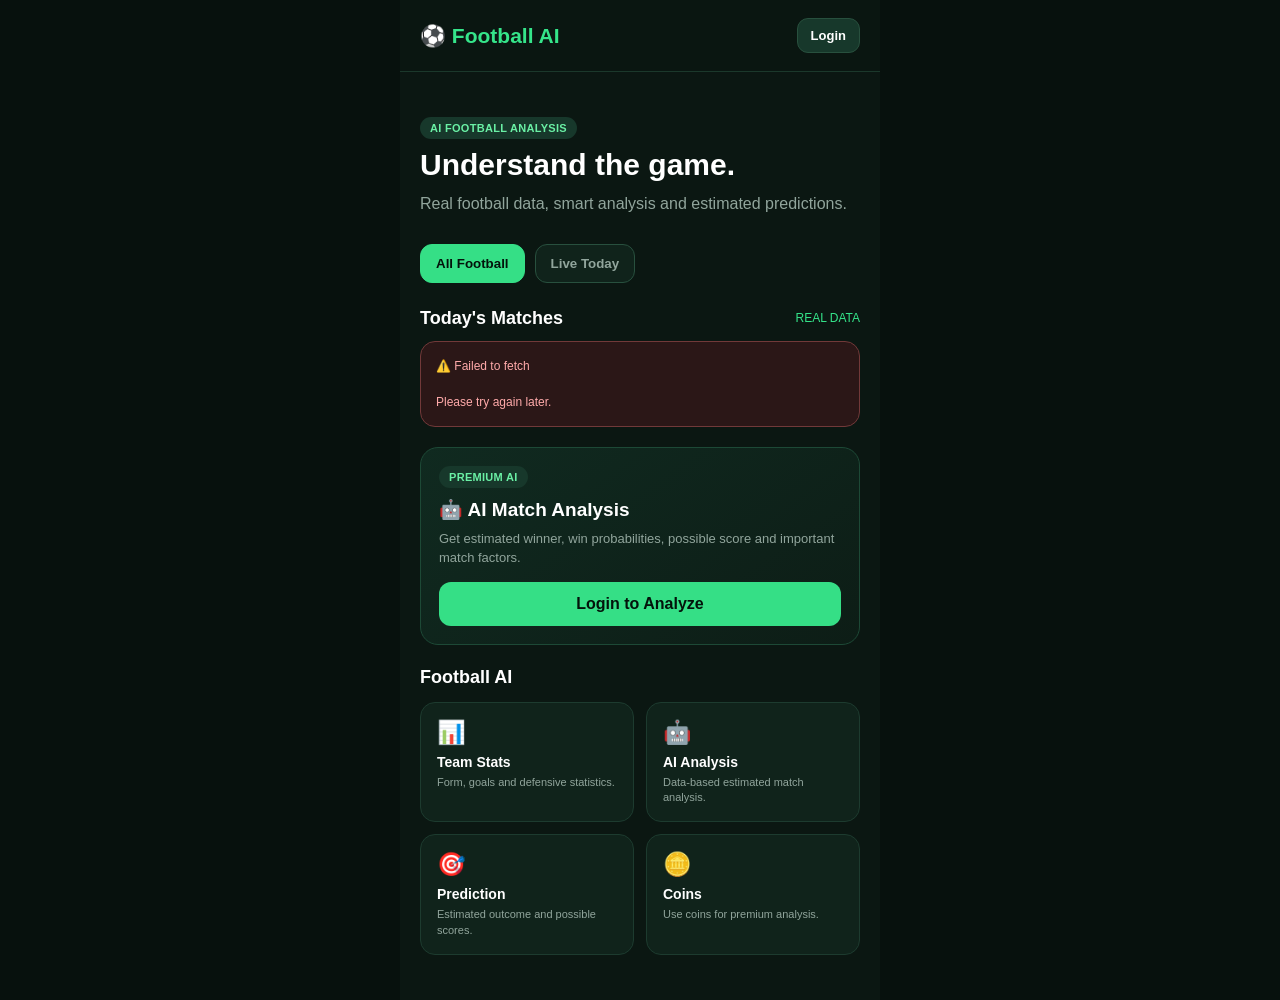
<file: index.html>
<!DOCTYPE html>
<html lang="en">
<head>
<meta charset="UTF-8">
<meta name="viewport" content="width=device-width, initial-scale=1.0">

<title>Football AI</title>

<link rel="stylesheet" href="style.css">

<style>

.home-header{
  padding:18px 20px;
  display:flex;
  align-items:center;
  justify-content:space-between;
  border-bottom:1px solid #1b382b;
}

.home-logo{
  color:#35e58a;
  font-size:21px;
  font-weight:800;
}

.login-link{
  color:#fff;
  text-decoration:none;
  background:#17382b;
  border:1px solid #28503e;
  padding:9px 13px;
  border-radius:11px;
  font-size:13px;
  font-weight:700;
}

.hero{
  padding:25px 0 18px;
}

.hero h1{
  font-size:30px;
  margin:9px 0;
}

.tabs{
  display:flex;
  gap:10px;
  overflow-x:auto;
  margin:10px 0 18px;
  padding-bottom:3px;
}

.tab{
  white-space:nowrap;
  border:1px solid #28503e;
  background:#10231b;
  color:#91a59c;
  padding:11px 15px;
  border-radius:12px;
  font-weight:700;
}

.tab.active{
  background:#35df86;
  color:#03130b;
  border-color:#35df86;
}

.section-title{
  display:flex;
  justify-content:space-between;
  align-items:center;
  margin:22px 0 12px;
}

.section-title h2{
  font-size:18px;
}

.section-title span{
  color:#35e58a;
  font-size:12px;
}

.loading{
  text-align:center;
  padding:35px 15px;
  color:#91a59c;
  line-height:1.6;
}

.error-box{
  background:#2b1717;
  border:1px solid #713939;
  color:#ffaaaa;
  border-radius:15px;
  padding:15px;
  font-size:12px;
  line-height:1.5;
}

.empty-box{
  background:#10231b;
  border:1px solid #1d3b2f;
  border-radius:17px;
  padding:25px 17px;
  text-align:center;
  color:#91a59c;
  font-size:12px;
  line-height:1.6;
}

/* DAY GROUP */

.day-group{
  margin-bottom:24px;
}

.day-title{
  color:#35e58a;
  font-size:16px;
  font-weight:800;
  margin-bottom:10px;
}

/* LEAGUE */

.league{
  margin-bottom:15px;
}

.league-name{
  color:#6af0a5;
  font-size:11px;
  font-weight:800;
  margin-bottom:8px;
  padding-left:3px;
}

/* MATCH CARD */

.match-card{
  display:block;
  text-decoration:none;
  color:#fff;
  background:#10231b;
  border:1px solid #1d3b2f;
  border-radius:17px;
  padding:15px;
  margin-bottom:9px;
  transition:.2s ease;
}

.match-card:active{
  transform:scale(.98);
}

.match-top{
  display:flex;
  justify-content:space-between;
  align-items:center;
  margin-bottom:12px;
}

.match-time{
  color:#91a59c;
  font-size:11px;
}

.status{
  background:#17382b;
  color:#6af0a5;
  padding:4px 8px;
  border-radius:15px;
  font-size:9px;
  font-weight:800;
}

.status.live{
  background:#4a2020;
  color:#ff8585;
}

.status.finished{
  background:#252c29;
  color:#aebbb5;
}

.teams{
  display:flex;
  align-items:center;
  justify-content:space-between;
  gap:8px;
}

.team{
  width:40%;
  text-align:center;
  font-size:12px;
  font-weight:800;
  line-height:1.4;
}

.team-logo{
  width:38px;
  height:38px;
  object-fit:contain;
  display:block;
  margin:0 auto 6px;
}

.vs{
  color:#35e58a;
  font-size:11px;
  font-weight:900;
}

.view-match{
  text-align:center;
  margin-top:11px;
  padding-top:9px;
  border-top:1px solid #1d3b2f;
  color:#35e58a;
  font-size:10px;
  font-weight:800;
}

/* AI CARD */

.feature-card{
  background:linear-gradient(145deg,#102a20,#0d1d16);
  border:1px solid #1d4936;
  border-radius:18px;
  padding:18px;
  margin-top:20px;
}

.feature-card h2{
  margin:10px 0 8px;
  font-size:19px;
}

.feature-card p{
  color:#91a59c;
  font-size:13px;
  line-height:1.5;
}

.feature-btn{
  display:block;
  text-align:center;
  text-decoration:none;
  margin-top:14px;
  padding:13px;
  border-radius:12px;
  background:#35df86;
  color:#03130b;
  font-weight:800;
}

/* INFO */

.info-grid{
  display:grid;
  grid-template-columns:repeat(2,1fr);
  gap:12px;
  margin-top:14px;
}

.info-card{
  background:#10231b;
  border:1px solid #1d3b2f;
  border-radius:15px;
  padding:16px;
}

.info-card .icon{
  font-size:23px;
}

.info-card h3{
  margin:8px 0 5px;
  font-size:14px;
}

.info-card p{
  color:#91a59c;
  font-size:11px;
  line-height:1.4;
}

.bottom-space{
  height:25px;
}

@media(max-width:360px){

  .team{
    font-size:11px;
  }

  .team-logo{
    width:32px;
    height:32px;
  }

}

</style>
</head>

<body>

<div class="app">

<header class="home-header">

  <div class="home-logo">
    ⚽ Football AI
  </div>

  <a href="login.html" class="login-link">
    Login
  </a>

</header>


<main>

<section class="hero">

  <span class="tag">
    AI FOOTBALL ANALYSIS
  </span>

  <h1>
    Understand the game.
  </h1>

  <p class="muted">
    Real football data, smart analysis and estimated predictions.
  </p>

</section>


<!-- MAIN TABS -->

<div class="tabs">

  <button
    class="tab active"
    id="allTab"
    type="button">
    All Football
  </button>

  <button
    class="tab"
    id="liveTab"
    type="button">
    Live Today
  </button>

</div>


<!-- MATCH TITLE -->

<div class="section-title">

  <h2 id="matchTitle">
    Today's Matches
  </h2>

  <span>
    REAL DATA
  </span>

</div>


<!-- MATCHES -->

<div id="matchesContainer">

  <div class="loading">
    ⚽ Loading real football matches...
  </div>

</div>


<!-- AI FEATURE -->

<div class="feature-card">

  <span class="tag">
    PREMIUM AI
  </span>

  <h2>
    🤖 AI Match Analysis
  </h2>

  <p>
    Get estimated winner, win probabilities, possible score
    and important match factors.
  </p>

  <a
    href="login.html"
    class="feature-btn">
    Login to Analyze
  </a>

</div>


<!-- FEATURES -->

<div class="section-title">

  <h2>
    Football AI
  </h2>

</div>


<div class="info-grid">

  <div class="info-card">

    <div class="icon">📊</div>

    <h3>
      Team Stats
    </h3>

    <p>
      Form, goals and defensive statistics.
    </p>

  </div>


  <div class="info-card">

    <div class="icon">🤖</div>

    <h3>
      AI Analysis
    </h3>

    <p>
      Data-based estimated match analysis.
    </p>

  </div>


  <div class="info-card">

    <div class="icon">🎯</div>

    <h3>
      Prediction
    </h3>

    <p>
      Estimated outcome and possible scores.
    </p>

  </div>


  <div class="info-card">

    <div class="icon">🪙</div>

    <h3>
      Coins
    </h3>

    <p>
      Use coins for premium analysis.
    </p>

  </div>

</div>


<div class="bottom-space"></div>

</main>

</div>


<script>

const WORKER_URL =
"https://wispy-firefly-43e6.facebookhack10203.workers.dev";


let todayMatches = [];
let tomorrowMatches = [];

let currentMode = "all";


/* =========================
   BANGLADESH DATE
========================= */

function getBDDate(offset = 0){

  const now = new Date();

  const bdTime = new Date(
    now.toLocaleString("en-US", {
      timeZone:"Asia/Dhaka"
    })
  );

  bdTime.setDate(
    bdTime.getDate() + offset
  );

  const year =
    bdTime.getFullYear();

  const month =
    String(
      bdTime.getMonth() + 1
    ).padStart(2,"0");

  const day =
    String(
      bdTime.getDate()
    ).padStart(2,"0");

  return `${year}-${month}-${day}`;

}


/* =========================
   FORMAT TIME
========================= */

function formatTime(dateString){

  if(!dateString){
    return "--:--";
  }

  const date =
    new Date(dateString);

  return date.toLocaleTimeString(
    "en-BD",
    {
      timeZone:"Asia/Dhaka",
      hour:"2-digit",
      minute:"2-digit",
      hour12:true
    }
  );

}


/* =========================
   STATUS
========================= */

function getStatus(match){

  const short =
    match?.fixture?.status?.short || "";

  if([
    "1H",
    "2H",
    "ET",
    "P",
    "LIVE",
    "HT"
  ].includes(short)){

    return "LIVE";

  }


  if([
    "FT",
    "AET",
    "PEN"
  ].includes(short)){

    return "FT";

  }


  return "NS";

}


/* =========================
   STATUS TEXT
========================= */

function getStatusText(match){

  const status =
    getStatus(match);

  if(status === "LIVE"){
    return "LIVE";
  }

  if(status === "FT"){
    return "FINISHED";
  }

  return "UPCOMING";

}


/* =========================
   LOAD ONE DATE
========================= */

async function fetchDate(date){

  const response =
    await fetch(
      `${WORKER_URL}/fixtures?date=${date}`
    );

  const data =
    await response.json();


  if(!response.ok){

    throw new Error(
      data?.errors?.rateLimit ||
      "Unable to load football matches."
    );

  }


  if(
    data?.errors &&
    Object.keys(data.errors).length
  ){

    throw new Error(
      data?.errors?.rateLimit ||
      "Football API returned an error."
    );

  }


  return Array.isArray(data.response)
    ? data.response
    : [];

}


/* =========================
   LOAD HOME DATA
========================= */

async function loadHomeMatches(){

  const container =
    document.getElementById(
      "matchesContainer"
    );


  container.innerHTML = `
    <div class="loading">
      ⚽ Loading real football matches...
    </div>
  `;


  try{

    const today =
      getBDDate(0);

    const tomorrow =
      getBDDate(1);


    /*
      Only two API requests:
      Today + Tomorrow

      This keeps API usage lower.
    */

    const results =
      await Promise.all([
        fetchDate(today),
        fetchDate(tomorrow)
      ]);


    todayMatches =
      results[0];

    tomorrowMatches =
      results[1];


    renderHome();

  }catch(error){

    showError(
      error?.message ||
      "Could not connect to the football server."
    );

  }

}


/* =========================
   RENDER HOME
========================= */

function renderHome(){

  const container =
    document.getElementById(
      "matchesContainer"
    );


  if(currentMode === "live"){

    renderLiveMatches();

    return;

  }


  renderAllMatches();

}


/* =========================
   ALL FOOTBALL
========================= */

function renderAllMatches(){

  const container =
    document.getElementById(
      "matchesContainer"
    );


  const upcomingToday =
    todayMatches.filter(
      match =>
        getStatus(match) === "NS"
    );


  const liveToday =
    todayMatches.filter(
      match =>
        getStatus(match) === "LIVE"
    );


  /*
    Today:
    LIVE first
    then upcoming
  */

  const today =
    [
      ...liveToday,
      ...upcomingToday
    ];


  let html = "";


  if(today.length){

    html += `
      <div class="day-group">

        <div class="day-title">
          📅 Today
        </div>

        ${renderLeagueGroups(today)}

      </div>
    `;

  }


  /*
    Tomorrow
  */

  if(tomorrowMatches.length){

    html += `
      <div class="day-group">

        <div class="day-title">
          📅 Tomorrow
        </div>

        ${renderLeagueGroups(
          tomorrowMatches
        )}

      </div>
    `;

  }


  if(!html){

    html = `
      <div class="empty-box">
        No upcoming real football matches
        were found.
      </div>
    `;

  }


  container.innerHTML =
    html;

}


/* =========================
   LIVE TODAY
========================= */

function renderLiveMatches(){

  const container =
    document.getElementById(
      "matchesContainer"
    );


  const live =
    todayMatches.filter(
      match =>
        getStatus(match) === "LIVE"
    );


  if(!live.length){

    container.innerHTML = `
      <div class="empty-box">

        🔴 No matches are live right now.

        <br><br>

        Live matches will appear here
        automatically while they are running.

      </div>
    `;

    return;

  }


  container.innerHTML =
    renderLeagueGroups(live);

}


/* =========================
   GROUP BY LEAGUE
========================= */

function renderLeagueGroups(matches){

  const grouped = {};


  /*
    Sort:
    live first
    then kickoff time
  */

  matches.sort(
    (a,b) => {

      const statusA =
        getStatus(a);

      const statusB =
        getStatus(b);


      if(
        statusA === "LIVE" &&
        statusB !== "LIVE"
      ){
        return -1;
      }


      if(
        statusA !== "LIVE" &&
        statusB === "LIVE"
      ){
        return 1;
      }


      return (
        new Date(
          a?.fixture?.date || 0
        ) -
        new Date(
          b?.fixture?.date || 0
        )
      );

    }
  );


  matches.forEach(match => {

    const league =
      match?.league?.name ||
      "Football";


    if(!grouped[league]){

      grouped[league] = [];

    }


    grouped[league].push(match);

  });


  let html = "";


  Object.keys(grouped)
  .sort()
  .forEach(leagueName => {


    html += `
      <div class="league">

        <div class="league-name">
          ${escapeHTML(leagueName)}
        </div>
    `;


    grouped[leagueName]
    .forEach(match => {

      html +=
        renderMatchCard(match);

    });


    html += `
      </div>
    `;

  });


  return html;

}


/* =========================
   MATCH CARD
========================= */

function renderMatchCard(match){

  /*
    IMPORTANT:
    This uses the REAL fixture.id
    returned by API-Football.
  */

  const fixtureId =
    match?.fixture?.id;


  if(!fixtureId){

    return "";

  }


  const home =
    match?.teams?.home;


  const away =
    match?.teams?.away;


  const homeName =
    home?.name ||
    "Unknown";


  const awayName =
    away?.name ||
    "Unknown";


  const homeLogo =
    home?.logo ||
    "";


  const awayLogo =
    away?.logo ||
    "";


  const status =
    getStatus(match);


  const statusText =
    getStatusText(match);


  const time =
    formatTime(
      match?.fixture?.date
    );


  let statusClass = "";


  if(status === "LIVE"){

    statusClass = "live";

  }
  else if(status === "FT"){

    statusClass = "finished";

  }


  return `

    <a
      class="match-card"
      href="match-details.html?id=${encodeURIComponent(fixtureId)}"
    >

      <div class="match-top">

        <span class="match-time">
          ${time}
        </span>

        <span class="status ${statusClass}">
          ${statusText}
        </span>

      </div>


      <div class="teams">

        <div class="team">

          ${
            homeLogo
            ? `
              <img
                class="team-logo"
                src="${escapeHTML(homeLogo)}"
                alt="${escapeHTML(homeName)}"
                loading="lazy"
              >
            `
            : ""
          }

          ${escapeHTML(homeName)}

        </div>


        <div class="vs">
          VS
        </div>


        <div class="team">

          ${
            awayLogo
            ? `
              <img
                class="team-logo"
                src="${escapeHTML(awayLogo)}"
                alt="${escapeHTML(awayName)}"
                loading="lazy"
              >
            `
            : ""
          }

          ${escapeHTML(awayName)}

        </div>

      </div>


      <div class="view-match">
        View Match →
      </div>

    </a>

  `;

}


/* =========================
   ERROR
========================= */

function showError(message){

  document.getElementById(
    "matchesContainer"
  ).innerHTML = `

    <div class="error-box">

      ⚠️ ${escapeHTML(message)}

      <br><br>

      Please try again later.

    </div>

  `;

}


/* =========================
   SAFE HTML
========================= */

function escapeHTML(value){

  return String(value)

    .replaceAll(
      "&",
      "&amp;"
    )

    .replaceAll(
      "<",
      "&lt;"
    )

    .replaceAll(
      ">",
      "&gt;"
    )

    .replaceAll(
      '"',
      "&quot;"
    )

    .replaceAll(
      "'",
      "&#039;"
    );

}


/* =========================
   ALL FOOTBALL BUTTON
========================= */

document
.getElementById("allTab")
.addEventListener(
  "click",
  () => {

    currentMode =
      "all";


    document
    .getElementById("allTab")
    .classList.add("active");


    document
    .getElementById("liveTab")
    .classList.remove("active");


    document
    .getElementById("matchTitle")
    .textContent =
      "Today's Matches";


    renderHome();

  }
);


/* =========================
   LIVE BUTTON
========================= */

document
.getElementById("liveTab")
.addEventListener(
  "click",
  () => {

    currentMode =
      "live";


    document
    .getElementById("liveTab")
    .classList.add("active");


    document
    .getElementById("allTab")
    .classList.remove("active");


    document
    .getElementById("matchTitle")
    .textContent =
      "Live Today";


    renderHome();

  }
);


/* =========================
   START
========================= */

loadHomeMatches();

</script>

</body>
</html>
</file>
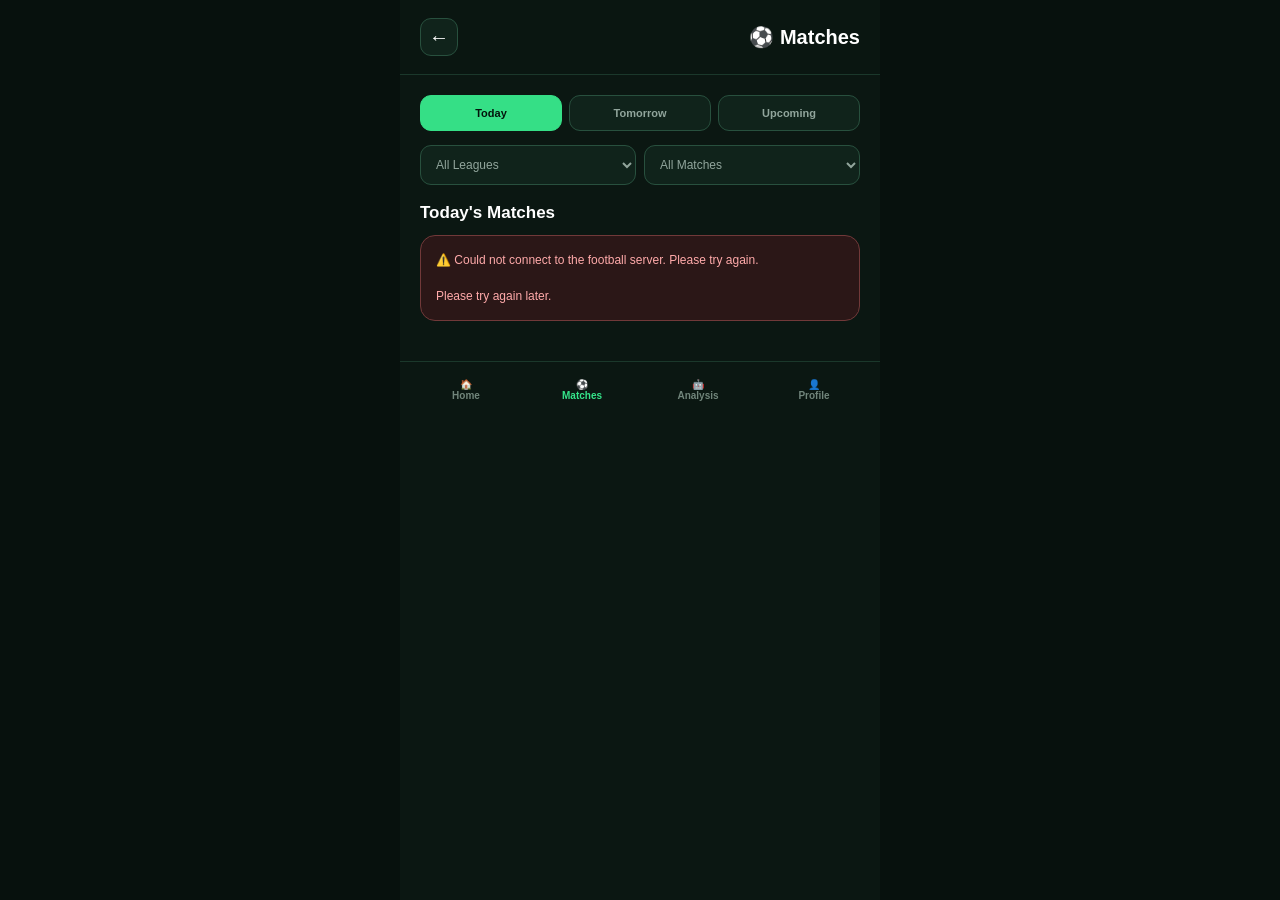
<file: matches.html>
<!DOCTYPE html>
<html lang="en">
<head>
<meta charset="UTF-8">
<meta name="viewport" content="width=device-width, initial-scale=1.0">

<title>Matches - Football AI</title>

<link rel="stylesheet" href="style.css">

<style>
.page-header{
  padding:18px 20px;
  display:flex;
  align-items:center;
  gap:12px;
  border-bottom:1px solid #1b382b;
}

.back{
  width:38px;
  height:38px;
  border:1px solid #28503e;
  border-radius:11px;
  background:#10231b;
  color:#fff;
  font-size:20px;
}

.page-title{
  font-size:20px;
  font-weight:800;
}

.date-tabs{
  display:grid;
  grid-template-columns:repeat(3,1fr);
  gap:7px;
  margin-bottom:14px;
}

.date-tab{
  padding:11px 5px;
  border:1px solid #28503e;
  border-radius:11px;
  background:#10231b;
  color:#91a59c;
  font-size:11px;
  font-weight:700;
}

.date-tab.active{
  background:#35df86;
  color:#03130b;
  border-color:#35df86;
}

.filter-row{
  display:grid;
  grid-template-columns:1fr 1fr;
  gap:8px;
  margin-bottom:18px;
}

.filter{
  padding:11px;
  background:#10231b;
  color:#91a59c;
  border:1px solid #28503e;
  border-radius:11px;
  font-size:12px;
}

.section-title{
  font-size:17px;
  font-weight:800;
  margin-bottom:12px;
}

.loading{
  text-align:center;
  padding:35px 15px;
  color:#91a59c;
  line-height:1.6;
}

.error-box{
  background:#2b1717;
  border:1px solid #713939;
  color:#ffaaaa;
  border-radius:15px;
  padding:15px;
  font-size:12px;
  line-height:1.5;
}

.empty-box{
  background:#10231b;
  border:1px solid #1d3b2f;
  border-radius:17px;
  padding:25px 17px;
  text-align:center;
  color:#91a59c;
  font-size:12px;
  line-height:1.6;
}

.league{
  margin-bottom:15px;
}

.league-name{
  color:#6af0a5;
  font-size:12px;
  font-weight:800;
  margin-bottom:8px;
  padding-left:3px;
}

.match-card{
  display:block;
  text-decoration:none;
  color:#fff;
  background:#10231b;
  border:1px solid #1d3b2f;
  border-radius:17px;
  padding:15px;
  margin-bottom:9px;
  transition:.2s ease;
}

.match-card:active{
  transform:scale(.98);
}

.match-top{
  display:flex;
  justify-content:space-between;
  align-items:center;
  margin-bottom:12px;
}

.match-time{
  color:#91a59c;
  font-size:11px;
}

.status{
  background:#17382b;
  color:#6af0a5;
  padding:4px 8px;
  border-radius:15px;
  font-size:9px;
  font-weight:800;
}

.teams{
  display:flex;
  align-items:center;
  justify-content:space-between;
  gap:8px;
}

.team{
  width:40%;
  text-align:center;
  font-size:12px;
  font-weight:800;
  line-height:1.4;
}

.team-logo{
  width:38px;
  height:38px;
  object-fit:contain;
  display:block;
  margin:0 auto 6px;
}

.vs{
  color:#35e58a;
  font-size:11px;
  font-weight:900;
}

.bottom-nav{
  position:sticky;
  bottom:0;
  display:grid;
  grid-template-columns:repeat(4,1fr);
  background:#0b1712;
  border-top:1px solid #1b382b;
  padding:10px 8px;
  margin-top:20px;
}

.bottom-nav a{
  text-decoration:none;
  text-align:center;
  color:#71857b;
  font-size:10px;
  font-weight:700;
  padding:7px 2px;
}

.bottom-nav a.active{
  color:#35e58a;
}

@media(max-width:360px){
  .team{
    font-size:11px;
  }

  .team-logo{
    width:32px;
    height:32px;
  }
}
</style>
</head>

<body>

<div class="app">

<header class="page-header">
  <button class="back" onclick="history.back()">←</button>
  <div class="page-title">⚽ Matches</div>
</header>

<main>

  <!-- DATE -->
  <div class="date-tabs">
    <button class="date-tab active" data-day="0">Today</button>
    <button class="date-tab" data-day="1">Tomorrow</button>
    <button class="date-tab" data-day="2">Upcoming</button>
  </div>

  <!-- FILTER -->
  <div class="filter-row">

    <select id="leagueFilter" class="filter">
      <option value="all">All Leagues</option>
    </select>

    <select id="statusFilter" class="filter">
      <option value="all">All Matches</option>
      <option value="NS">Upcoming</option>
      <option value="LIVE">Live</option>
      <option value="FT">Finished</option>
    </select>

  </div>

  <div class="section-title" id="pageTitle">
    Today's Matches
  </div>

  <div id="matchesContainer">
    <div class="loading">
      ⚽ Loading real football matches...
    </div>
  </div>

</main>

<!-- BOTTOM NAV -->
<nav class="bottom-nav">

  <a href="index.html">
    🏠<br>Home
  </a>

  <a href="matches.html" class="active">
    ⚽<br>Matches
  </a>

  <a href="login.html">
    🤖<br>Analysis
  </a>

  <a href="login.html">
    👤<br>Profile
  </a>

</nav>

</div>


<script>

const WORKER_URL =
"https://wispy-firefly-43e6.facebookhack10203.workers.dev";

let currentDay = 0;
let allMatches = [];


/* =========================
   BANGLADESH DATE
========================= */

function getBDDate(offset = 0){

  const now = new Date();

  const bdTime = new Date(
    now.toLocaleString("en-US", {
      timeZone: "Asia/Dhaka"
    })
  );

  bdTime.setDate(bdTime.getDate() + offset);

  const year = bdTime.getFullYear();
  const month = String(bdTime.getMonth() + 1).padStart(2,"0");
  const day = String(bdTime.getDate()).padStart(2,"0");

  return `${year}-${month}-${day}`;
}


/* =========================
   FORMAT TIME
========================= */

function formatTime(dateString){

  if(!dateString) return "--:--";

  const date = new Date(dateString);

  return date.toLocaleTimeString("en-BD", {
    timeZone:"Asia/Dhaka",
    hour:"2-digit",
    minute:"2-digit",
    hour12:true
  });
}


/* =========================
   STATUS
========================= */

function getStatus(match){

  const short = match?.fixture?.status?.short || "";

  if(
    ["1H","2H","ET","P","LIVE","HT"].includes(short)
  ){
    return "LIVE";
  }

  if(
    ["FT","AET","PEN"].includes(short)
  ){
    return "FT";
  }

  return "NS";
}


/* =========================
   STATUS TEXT
========================= */

function getStatusText(match){

  const short = match?.fixture?.status?.short || "";

  if(
    ["1H","2H","ET","P","LIVE","HT"].includes(short)
  ){
    return "LIVE";
  }

  if(
    ["FT","AET","PEN"].includes(short)
  ){
    return "FINISHED";
  }

  return "UPCOMING";
}


/* =========================
   LOAD MATCHES
========================= */

async function loadMatches(){

  const container =
    document.getElementById("matchesContainer");

  container.innerHTML = `
    <div class="loading">
      ⚽ Loading real football matches...
    </div>
  `;

  const date = getBDDate(currentDay);

  try{

    const response = await fetch(
      `${WORKER_URL}/fixtures?date=${date}`
    );

    const data = await response.json();

    if(!response.ok){

      showError(
        data?.errors?.rateLimit
        ? "API rate limit reached. Please wait a little and try again."
        : "Unable to load football matches."
      );

      return;
    }

    if(data?.errors && Object.keys(data.errors).length){

      const rateLimit =
        data.errors.rateLimit;

      showError(
        rateLimit ||
        "Football API returned an error."
      );

      return;
    }

    allMatches = Array.isArray(data.response)
      ? data.response
      : [];

    populateLeagues();

    renderMatches();

  }catch(error){

    showError(
      "Could not connect to the football server. Please try again."
    );

  }

}


/* =========================
   LEAGUE FILTER
========================= */

function populateLeagues(){

  const select =
    document.getElementById("leagueFilter");

  const leagues = [];

  allMatches.forEach(match => {

    const name =
      match?.league?.name;

    if(name && !leagues.includes(name)){
      leagues.push(name);
    }

  });

  leagues.sort();

  select.innerHTML =
    `<option value="all">All Leagues</option>`;

  leagues.forEach(name => {

    const option =
      document.createElement("option");

    option.value = name;
    option.textContent = name;

    select.appendChild(option);

  });

}


/* =========================
   RENDER MATCHES
========================= */

function renderMatches(){

  const container =
    document.getElementById("matchesContainer");

  const leagueFilter =
    document.getElementById("leagueFilter").value;

  const statusFilter =
    document.getElementById("statusFilter").value;

  let matches = [...allMatches];

  if(leagueFilter !== "all"){

    matches =
      matches.filter(match =>
        match?.league?.name === leagueFilter
      );

  }

  if(statusFilter !== "all"){

    matches =
      matches.filter(match =>
        getStatus(match) === statusFilter
      );

  }

  if(matches.length === 0){

    container.innerHTML = `
      <div class="empty-box">
        No real football matches found for this date/filter.
      </div>
    `;

    return;
  }


  /* Group by league */

  const grouped = {};

  matches.forEach(match => {

    const league =
      match?.league?.name || "Football";

    if(!grouped[league]){
      grouped[league] = [];
    }

    grouped[league].push(match);

  });


  let html = "";

  Object.keys(grouped).forEach(leagueName => {

    html += `
      <div class="league">

        <div class="league-name">
          ${escapeHTML(leagueName)}
        </div>
    `;

    grouped[leagueName].forEach(match => {

      const fixtureId =
        match?.fixture?.id;

      const home =
        match?.teams?.home;

      const away =
        match?.teams?.away;

      const status =
        getStatus(match);

      const statusText =
        getStatusText(match);

      const time =
        formatTime(match?.fixture?.date);

      const homeName =
        home?.name || "Unknown";

      const awayName =
        away?.name || "Unknown";

      const homeLogo =
        home?.logo || "";

      const awayLogo =
        away?.logo || "";


      html += `

        <a
          class="match-card"
          href="match-details.html?id=${fixtureId}"
        >

          <div class="match-top">

            <span class="match-time">
              ${time}
            </span>

            <span class="status">
              ${statusText}
            </span>

          </div>


          <div class="teams">

            <div class="team">

              ${
                homeLogo
                ? `<img
                    class="team-logo"
                    src="${homeLogo}"
                    alt=""
                    loading="lazy"
                  >`
                : ""
              }

              ${escapeHTML(homeName)}

            </div>


            <div class="vs">
              VS
            </div>


            <div class="team">

              ${
                awayLogo
                ? `<img
                    class="team-logo"
                    src="${awayLogo}"
                    alt=""
                    loading="lazy"
                  >`
                : ""
              }

              ${escapeHTML(awayName)}

            </div>

          </div>

        </a>

      `;

    });

    html += `
      </div>
    `;

  });

  container.innerHTML = html;

}


/* =========================
   ERROR
========================= */

function showError(message){

  document.getElementById(
    "matchesContainer"
  ).innerHTML = `

    <div class="error-box">

      ⚠️ ${escapeHTML(message)}

      <br><br>

      Please try again later.

    </div>

  `;

}


/* =========================
   SAFE TEXT
========================= */

function escapeHTML(value){

  return String(value)
    .replaceAll("&","&amp;")
    .replaceAll("<","&lt;")
    .replaceAll(">","&gt;")
    .replaceAll('"',"&quot;")
    .replaceAll("'","&#039;");

}


/* =========================
   DATE BUTTONS
========================= */

document
.querySelectorAll(".date-tab")
.forEach(button => {

  button.addEventListener("click", () => {

    document
    .querySelectorAll(".date-tab")
    .forEach(btn =>
      btn.classList.remove("active")
    );

    button.classList.add("active");

    currentDay =
      Number(button.dataset.day);

    const titles = [
      "Today's Matches",
      "Tomorrow's Matches",
      "Upcoming Matches"
    ];

    document.getElementById(
      "pageTitle"
    ).textContent =
      titles[currentDay];

    loadMatches();

  });

});


/* =========================
   FILTER EVENTS
========================= */

document
.getElementById("leagueFilter")
.addEventListener(
  "change",
  renderMatches
);

document
.getElementById("statusFilter")
.addEventListener(
  "change",
  renderMatches
);


/* =========================
   START
========================= */

loadMatches();

</script>

</body>
</html>
</file>
<file: style.css>
/* ===== FOOTBALL AI MAIN STYLE ===== */

* {
  box-sizing: border-box;
  margin: 0;
  padding: 0;
}

html {
  scroll-behavior: smooth;
}

body {
  min-height: 100vh;
  background: #07110d;
  color: #ffffff;
  font-family: Arial, sans-serif;
}

button {
  font-family: inherit;
  cursor: pointer;
}

.app {
  width: 100%;
  max-width: 480px;
  min-height: 100vh;
  margin: 0 auto;
  background: #0b1712;
}

/* ===== HEADER ===== */

header {
  padding: 18px 20px;
  display: flex;
  align-items: center;
  justify-content: space-between;
  border-bottom: 1px solid #1b382b;
  position: sticky;
  top: 0;
  z-index: 20;
  background: rgba(11, 23, 18, 0.96);
  backdrop-filter: blur(10px);
}

.logo {
  font-size: 22px;
  font-weight: 700;
  color: #35e58a;
  white-space: nowrap;
}

.coin {
  background: #162b22;
  padding: 8px 13px;
  border-radius: 22px;
  color: #ffd65a;
  font-size: 14px;
  font-weight: 700;
}

/* ===== MAIN ===== */

main {
  padding: 20px;
}

.hero {
  padding: 24px 0 18px;
}

.hero h1 {
  font-size: 31px;
  line-height: 1.15;
  margin: 8px 0;
}

.muted {
  color: #91a59c;
  line-height: 1.5;
}

/* ===== CARD ===== */

.card {
  background: #10231b;
  border: 1px solid #1d3b2f;
  border-radius: 18px;
  padding: 18px;
  margin: 14px 0;
  box-shadow: 0 8px 25px rgba(0, 0, 0, 0.18);
}

.card h2 {
  font-size: 19px;
  margin-bottom: 12px;
}

/* ===== MATCH ===== */

.match {
  display: flex;
  align-items: center;
  justify-content: space-between;
  gap: 10px;
  text-align: center;
  margin-top: 18px;
}

.team {
  width: 40%;
  font-weight: 700;
  line-height: 1.5;
}

.vs {
  color: #35e58a;
  font-weight: 800;
  font-size: 14px;
}

/* ===== BUTTON ===== */

.btn {
  width: 100%;
  padding: 14px;
  border: 0;
  border-radius: 13px;
  background: #35df86;
  color: #03130b;
  font-weight: 700;
  margin-top: 14px;
  font-size: 15px;
  transition: 0.2s ease;
}

.btn:hover {
  transform: translateY(-1px);
  filter: brightness(1.05);
}

.btn:active {
  transform: scale(0.98);
}

/* ===== TAG ===== */

.tag {
  display: inline-block;
  background: #17382b;
  color: #6af0a5;
  padding: 5px 10px;
  border-radius: 20px;
  font-size: 11px;
  font-weight: 700;
  letter-spacing: 0.3px;
}

/* ===== MOBILE ===== */

@media (max-width: 360px) {
  header {
    padding: 16px;
  }

  main {
    padding: 16px;
  }

  .logo {
    font-size: 19px;
  }

  .coin {
    padding: 7px 10px;
    font-size: 13px;
  }

  .hero h1 {
    font-size: 27px;
  }

  .card {
    padding: 15px;
    border-radius: 16px;
  }
}
</file>
